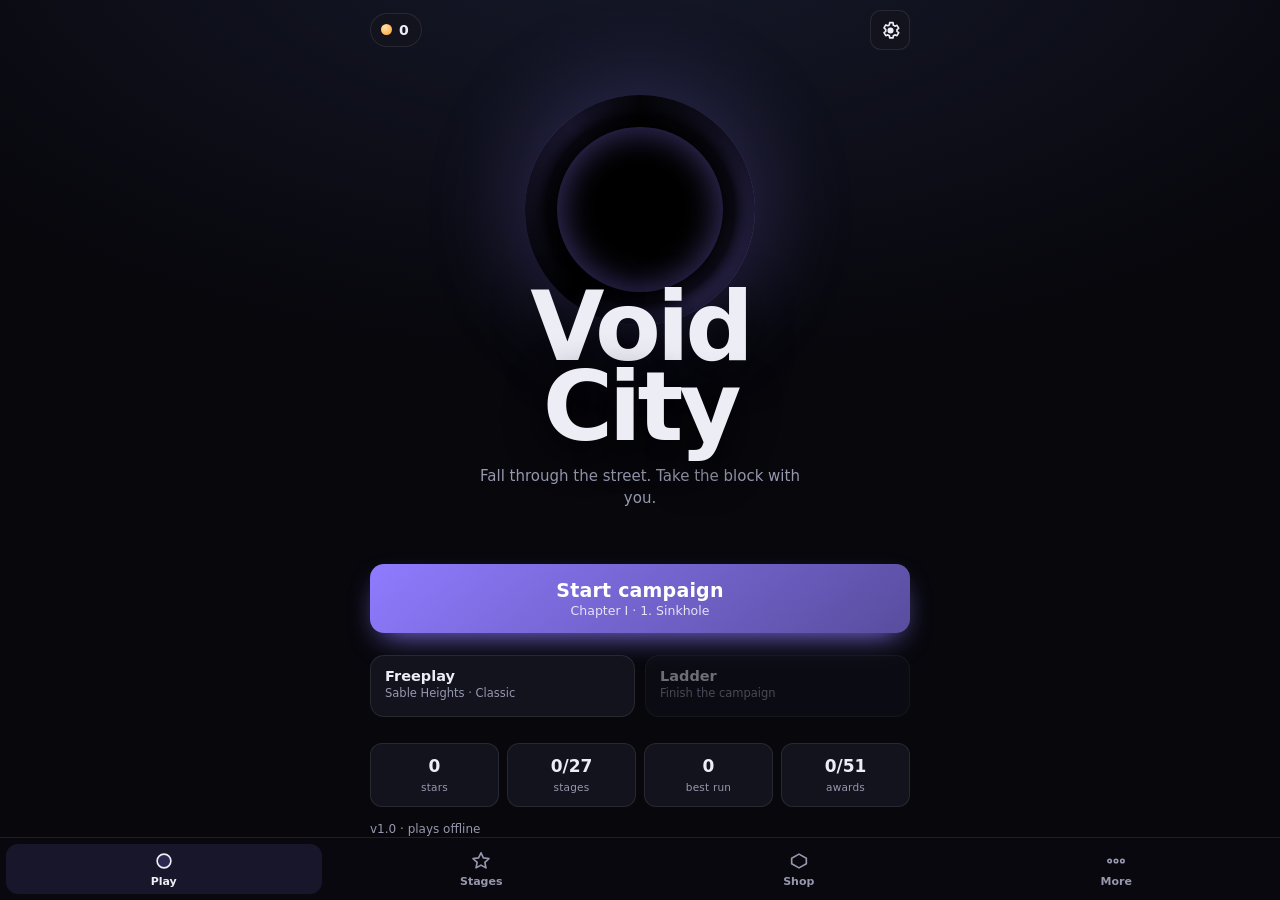
<file: index.html>
<!DOCTYPE html>
<html lang="en">
<head>
<meta charset="utf-8">
<meta name="viewport" content="width=device-width, initial-scale=1, viewport-fit=cover, user-scalable=no, maximum-scale=1">
<title>Void City</title>
<meta name="description" content="A hole eats a city. Offline arcade game, installs to your home screen.">

<!-- PWA -->
<link rel="manifest" href="manifest.json">
<meta name="theme-color" content="#07070c">
<meta name="mobile-web-app-capable" content="yes">
<meta name="apple-mobile-web-app-capable" content="yes">
<meta name="apple-mobile-web-app-status-bar-style" content="black-translucent">
<meta name="apple-mobile-web-app-title" content="Void City">
<link rel="icon" href="assets/icons/favicon.png" sizes="any">
<link rel="apple-touch-icon" href="assets/icons/icon-180.png">
<!-- iOS launch image (splash). Safari falls back to the background colour. -->
<link rel="apple-touch-startup-image" href="assets/icons/splash-1290x2796.png">

<link rel="stylesheet" href="style.css">
</head>
<body>

<!-- ==================================================================== -->
<!-- MAIN MENU                                                            -->
<!-- ==================================================================== -->
<section class="screen is-active" id="screen-menu">
  <header class="menu-head">
    <div class="coins" id="menu-coins" title="Coins">0</div>
    <button class="icon-btn" data-goto="settings" aria-label="Settings">
      <svg viewBox="0 0 24 24" aria-hidden="true"><path d="M12 15.5a3.5 3.5 0 1 0 0-7 3.5 3.5 0 0 0 0 7Z"/><path d="M19.4 13a7.6 7.6 0 0 0 0-2l2-1.5-2-3.4-2.4 1a7.7 7.7 0 0 0-1.7-1L14.9 3h-3.8l-.4 2.6c-.6.2-1.2.6-1.7 1l-2.4-1-2 3.4L6.6 11a7.6 7.6 0 0 0 0 2l-2 1.5 2 3.4 2.4-1c.5.4 1.1.8 1.7 1l.4 2.6h3.8l.4-2.6c.6-.2 1.2-.6 1.7-1l2.4 1 2-3.4-2-1.5Z"/></svg>
    </button>
  </header>

  <div class="hero">
    <div class="hero-hole" aria-hidden="true"><span></span></div>
    <h1 class="wordmark">Void<br>City</h1>
    <p class="tagline">Fall through the street. Take the block with you.</p>
  </div>

  <nav class="menu-actions">
    <button class="play-btn" id="btn-campaign">
      <span class="play-label" id="campaign-label">Campaign</span>
      <span class="play-meta" id="campaign-meta">Chapter I · Sinkhole</span>
    </button>

    <div class="quick-row">
      <button class="quick-btn" id="btn-play">
        <span class="quick-title">Freeplay</span>
        <span class="quick-sub" id="play-meta">Sable Heights · Classic</span>
      </button>
      <button class="quick-btn" id="btn-ladder">
        <span class="quick-title">Ladder</span>
        <span class="quick-sub" id="ladder-meta">Finish the campaign</span>
      </button>
    </div>

    <div class="stat-strip">
      <div><b id="strip-stars">0</b><span>stars</span></div>
      <div><b id="strip-cleared">0</b><span>stages</span></div>
      <div><b id="strip-best">0</b><span>best run</span></div>
      <div><b id="strip-ach">0</b><span>awards</span></div>
    </div>
  </nav>

  <footer class="menu-foot">
    <button class="link-btn" id="btn-install" hidden>Install Void City</button>
    <span class="version">v1.0 · plays offline</span>
  </footer>
</section>

<!-- ==================================================================== -->
<!-- MAPS / MODE / SEED                                                   -->
<!-- ==================================================================== -->
<section class="screen" id="screen-maps">
  <header class="bar">
    <button class="icon-btn" data-back aria-label="Back">
      <svg viewBox="0 0 24 24" aria-hidden="true"><path d="M15 5 8 12l7 7"/></svg>
    </button>
    <h2>Choose a city</h2>
  </header>

  <div class="scroll">
    <div class="map-list" id="map-list"><!-- built by ui.js --></div>

    <h3 class="section-title">Mode</h3>
    <div class="chip-row" id="mode-row"><!-- built by ui.js --></div>
    <p class="hint" id="mode-blurb"></p>

    <h3 class="section-title">Seed</h3>
    <p class="hint">Same seed, same city — every time, on every device.</p>
    <div class="seed-row">
      <input id="seed-input" class="text-input" maxlength="24" placeholder="Leave empty for a fresh city" autocomplete="off" spellcheck="false">
      <button class="ghost-btn" id="btn-seed-random" title="Random seed">Shuffle</button>
    </div>
    <div class="btn-row">
      <button class="ghost-btn" id="btn-seed-copy">Copy</button>
      <button class="ghost-btn" id="btn-seed-save">Save</button>
      <button class="ghost-btn" id="btn-seed-share">Share</button>
    </div>
    <div class="saved-seeds" id="saved-seeds"></div>

    <h3 class="section-title">Custom maps</h3>
    <p class="hint">Load a city from a JSON file, or export the one you last played.</p>
    <div class="btn-row">
      <button class="ghost-btn" id="btn-map-import">Import JSON</button>
      <button class="ghost-btn" id="btn-map-sample">Sample map</button>
      <button class="ghost-btn" id="btn-map-export">Export last city</button>
    </div>
    <input type="file" id="map-file" accept="application/json,.json" hidden>
    <div class="notice" id="map-notice" hidden></div>
  </div>

  <div class="screen-foot">
    <button class="play-btn" id="btn-play-2"><span class="play-label">Play</span><span class="play-meta" id="play-meta-2"></span></button>
  </div>
</section>

<!-- ==================================================================== -->
<!-- CHALLENGES                                                           -->
<!-- ==================================================================== -->
<section class="screen" id="screen-more">
  <header class="screen-head">
    <h2>More</h2>
    <span class="coins" id="more-coins">0</span>
  </header>
  <div class="scroll">
    <button class="row-btn" data-goto="maps">
      <span class="row-title">Freeplay cities</span>
      <span class="row-sub" id="row-maps-sub">Pick a map, mode and seed</span>
    </button>
    <button class="row-btn" data-goto="challenges">
      <span class="row-title">Challenges<i class="badge" id="challenge-badge-2" hidden>0</i></span>
      <span class="row-sub" id="row-challenge-sub">Daily and weekly goals</span>
    </button>
    <button class="row-btn" data-goto="stats">
      <span class="row-title">Records</span>
      <span class="row-sub" id="row-stats-sub">Stats, high scores, achievements</span>
    </button>
    <button class="row-btn" data-goto="settings">
      <span class="row-title">Settings</span>
      <span class="row-sub">Audio, difficulty, controls, data</span>
    </button>
    <p class="hint" id="more-version">Void City · plays offline</p>
  </div>
</section>

<section class="screen" id="screen-campaign">
  <header class="screen-head">
    <h2>Stages</h2>
    <span class="star-count" id="campaign-stars">0 ★</span>
  </header>
  <div class="chapter-strip" id="chapter-tabs"></div>
  <div class="scroll map-scroll" id="map-scroll">
    <p class="chapter-note" id="chapter-note"></p>
    <div class="level-map" id="stage-list"></div>
    <button class="ghost-btn wide" id="btn-ladder-more" hidden>Load more rungs</button>
  </div>
</section>

<section class="screen" id="screen-challenges">
  <header class="bar">
    <button class="icon-btn" data-back aria-label="Back"><svg viewBox="0 0 24 24" aria-hidden="true"><path d="M15 5 8 12l7 7"/></svg></button>
    <h2>Challenges</h2>
    <div class="coins" id="challenge-coins">0</div>
  </header>
  <div class="scroll">
    <h3 class="section-title">Today <span class="timer-note" id="daily-reset"></span></h3>
    <div id="daily-list" class="challenge-list"></div>
    <h3 class="section-title">This week</h3>
    <div id="weekly-list" class="challenge-list"></div>
  </div>
</section>

<!-- ==================================================================== -->
<!-- COSMETICS                                                            -->
<!-- ==================================================================== -->
<section class="screen" id="screen-cosmetics">
  <header class="bar">
    <button class="icon-btn" data-back aria-label="Back"><svg viewBox="0 0 24 24" aria-hidden="true"><path d="M15 5 8 12l7 7"/></svg></button>
    <h2>Void shop</h2>
    <div class="coins" id="shop-coins">0</div>
  </header>
  <div class="chip-row" id="shop-tabs">
    <button class="chip is-on" data-kind="skin">Skins</button>
    <button class="chip" data-kind="trail">Trails</button>
    <button class="chip" data-kind="theme">Themes</button>
  </div>
  <div class="scroll">
    <div class="shop-grid" id="shop-grid"></div>
  </div>
</section>

<!-- ==================================================================== -->
<!-- STATS + ACHIEVEMENTS                                                 -->
<!-- ==================================================================== -->
<section class="screen" id="screen-stats">
  <header class="bar">
    <button class="icon-btn" data-back aria-label="Back"><svg viewBox="0 0 24 24" aria-hidden="true"><path d="M15 5 8 12l7 7"/></svg></button>
    <h2>Records</h2>
  </header>
  <div class="scroll">
    <div class="stat-grid" id="stat-grid"></div>
    <h3 class="section-title">High scores</h3>
    <div class="chip-row" id="score-tabs"></div>
    <table class="score-table"><tbody id="score-body"></tbody></table>
    <h3 class="section-title">Achievements <span class="timer-note" id="ach-progress"></span></h3>
    <div id="achievement-list" class="achievement-list"></div>
  </div>
</section>

<!-- ==================================================================== -->
<!-- SETTINGS                                                             -->
<!-- ==================================================================== -->
<section class="screen" id="screen-settings">
  <header class="bar">
    <button class="icon-btn" data-back aria-label="Back"><svg viewBox="0 0 24 24" aria-hidden="true"><path d="M15 5 8 12l7 7"/></svg></button>
    <h2>Settings</h2>
  </header>
  <div class="scroll">
    <div class="setting">
      <label for="set-difficulty">Rival difficulty</label>
      <select id="set-difficulty" class="text-input">
        <option value="relaxed">Relaxed</option>
        <option value="normal">Normal</option>
        <option value="hard">Hard</option>
        <option value="brutal">Brutal</option>
      </select>
    </div>
    <p class="hint">Rivals play the same game you do — difficulty changes how fast they grow and move, not how smart they are. Campaign stages set their own.</p>
    <div class="setting">
      <label for="set-sfx">Sound effects</label>
      <input type="range" id="set-sfx" min="0" max="1" step="0.05">
    </div>
    <div class="setting">
      <label for="set-music">City ambience</label>
      <input type="range" id="set-music" min="0" max="1" step="0.05">
    </div>
    <div class="setting"><label for="set-mute">Mute everything</label><input type="checkbox" id="set-mute" class="switch"></div>
    <div class="setting"><label for="set-shake">Screen shake</label><input type="checkbox" id="set-shake" class="switch"></div>
    <div class="setting">
      <label for="set-particles">Particles</label>
      <select id="set-particles" class="text-input">
        <option value="high">High</option>
        <option value="low">Low</option>
        <option value="off">Off</option>
      </select>
    </div>
    <div class="setting"><label for="set-fps">Show frame rate</label><input type="checkbox" id="set-fps" class="switch"></div>

    <h3 class="section-title">Controls</h3>
    <p class="hint">Desktop: <b>WASD</b> or the arrow keys; hold the mouse button to steer toward the cursor. <b>Esc</b> pauses.<br>
       Mobile: touch anywhere on the city and drag — the joystick appears under your thumb.</p>

    <h3 class="section-title">Data</h3>
    <p class="hint">Everything is stored on this device only. There is no account and nothing is uploaded.</p>
    <div class="btn-row">
      <button class="ghost-btn" id="btn-export-save">Export save</button>
      <button class="ghost-btn danger" id="btn-reset">Erase everything</button>
    </div>
  </div>
</section>

<!-- ==================================================================== -->
<!-- GAME                                                                 -->
<!-- ==================================================================== -->
<section class="screen screen-game" id="screen-game">
  <canvas id="game-canvas"></canvas>

  <div class="hud" id="hud">
    <!-- Top row: score on the left, clock in the middle, pause on the right.
         Everything is sized for a thumb and reads at arm's length. -->
    <div class="hud-top">
      <div class="hud-left">
        <div class="score" id="hud-score">0</div>
        <div class="level-row">
          <span class="level-tag" id="hud-level">Lv 1</span>
          <span class="combo" id="hud-combo" hidden>x1.0</span>
        </div>
      </div>

      <div class="hud-mid">
        <div class="timer" id="hud-timer">2:00</div>
        <div class="destruction" id="hud-destruction">0%</div>
      </div>

      <button class="hud-btn no-joystick" id="btn-pause" aria-label="Pause">
        <svg viewBox="0 0 24 24" aria-hidden="true"><rect x="7" y="5" width="3.5" height="14" rx="1"/><rect x="13.5" y="5" width="3.5" height="14" rx="1"/></svg>
      </button>
    </div>

    <!-- Size bar: the hole.io read at a glance — how big you are, what level,
         and how close the next one is. -->
    <div class="size-bar">
      <span class="size-value" id="hud-size">20</span>
      <span class="size-track"><i id="hud-level-fill"></i></span>
      <span class="size-next" id="hud-next">Lv 2</span>
    </div>

    <div class="board" id="hud-board" hidden></div>
    <div class="objective" id="hud-objective" hidden>
      <span class="objective-label" id="objective-label"></span>
      <span class="objective-value" id="objective-value"></span>
      <span class="objective-bar"><i id="objective-fill"></i></span>
    </div>
    <div class="fps" id="hud-fps" hidden></div>
    <div class="toasts" id="toasts"></div>

    <!-- Big centred callouts for level ups and milestones. -->
    <div class="popup" id="hud-popup" hidden><span id="popup-text"></span></div>
  </div>

  <div class="joystick" id="joystick"><div class="stick-base"></div><div class="stick-knob"></div></div>

  <!-- Godzilla mode cinematic -->
  <div class="godzilla" id="godzilla-banner" hidden>
    <div class="godzilla-inner">
      <span class="godzilla-sub">80% of the city is gone</span>
      <span class="godzilla-title">Godzilla mode</span>
      <span class="godzilla-note">Double score · wider pull · nothing survives</span>
    </div>
  </div>

  <!-- Pause -->
  <div class="overlay" id="pause-overlay" hidden>
    <div class="panel">
      <h2>Paused</h2>
      <p class="hint" id="pause-meta"></p>
      <button class="play-btn" id="btn-resume"><span class="play-label">Resume</span></button>
      <div class="btn-row">
        <button class="ghost-btn" id="btn-restart">Restart</button>
        <button class="ghost-btn" id="btn-quit">Quit to menu</button>
      </div>
    </div>
  </div>

  <!-- Results -->
  <div class="overlay" id="result-overlay" hidden>
    <div class="panel result-panel">
      <div class="result-stars" id="result-stars" hidden><i></i><i></i><i></i></div>
      <span class="result-kicker" id="result-kicker">City consumed</span>
      <div class="result-score" id="result-score">0</div>
      <div class="result-grid" id="result-grid"></div>
      <div id="result-board" class="result-board"></div>
      <div id="result-unlocks" class="result-unlocks"></div>
      <button class="play-btn" id="btn-again"><span class="play-label">Play again</span><span class="play-meta" id="again-meta"></span></button>
      <div class="btn-row">
        <button class="ghost-btn" id="btn-result-seed">Copy seed</button>
        <button class="ghost-btn" id="btn-result-menu">Menu</button>
      </div>
    </div>
  </div>
</section>

<nav class="tabbar" id="tabbar">
  <button class="tab is-on" data-tab="menu">
    <svg viewBox="0 0 24 24" aria-hidden="true"><circle cx="12" cy="12" r="7.5"/></svg>
    <span>Play</span>
  </button>
  <button class="tab" data-tab="campaign">
    <svg viewBox="0 0 24 24" aria-hidden="true"><path d="M12 3l2.6 5.6 6.1.7-4.5 4.2 1.2 6-5.4-3-5.4 3 1.2-6L3.3 9.3l6.1-.7L12 3z"/></svg>
    <span>Stages</span><i class="tab-badge" id="tab-star-badge" hidden>0</i>
  </button>
  <button class="tab" data-tab="cosmetics">
    <svg viewBox="0 0 24 24" aria-hidden="true"><path d="M4 9l8-4.5L20 9v6l-8 4.5L4 15V9z"/></svg>
    <span>Shop</span>
  </button>
  <button class="tab" data-tab="more">
    <svg viewBox="0 0 24 24" aria-hidden="true"><circle cx="5" cy="12" r="1.9"/><circle cx="12" cy="12" r="1.9"/><circle cx="19" cy="12" r="1.9"/></svg>
    <span>More</span><i class="tab-badge" id="tab-more-badge" hidden>0</i>
  </button>
</nav>

<div class="global-toast" id="global-toast" hidden></div>

<script type="module" src="game.js"></script>
</body>
</html>
</file>
<file: style.css>
/* =====================================================================
   Void City — styles
   Palette: sodium-lamp amber and void violet over deep indigo black.
   The two accents are the game's two forces: the city's lights, and the
   thing eating them. Nothing else gets a colour.
   ===================================================================== */

:root {
  --ink: #07070c;
  --surface: #12131d;
  --surface-2: #191b28;
  --line: rgba(255, 255, 255, 0.09);
  --text: #ecedf5;
  --muted: #9698ae;
  --void: #8f7bff;          /* overridden by the theme cosmetic */
  --void-dim: #5b4bb0;
  --lamp: #ffb454;
  --danger: #ff5a3c;
  --good: #5fd6a4;
  --radius: 14px;
  --pad: 18px;
  --safe-top: env(safe-area-inset-top, 0px);
  --safe-bottom: env(safe-area-inset-bottom, 0px);
  --font: system-ui, -apple-system, "Segoe UI", Roboto, "Helvetica Neue", Arial, sans-serif;
}

* { box-sizing: border-box; -webkit-tap-highlight-color: transparent; }

/* The hidden attribute is how every overlay, banner and HUD panel is toggled.
   The browser's own [hidden] { display: none } rule loses to any author rule
   that sets display — .overlay and .godzilla both do — so state it here, with
   !important, and it holds no matter what a component's own rules say. */
[hidden] { display: none !important; }

html, body {
  margin: 0;
  height: 100%;
  overflow: hidden;
  background: var(--ink);
  color: var(--text);
  font-family: var(--font);
  font-size: 16px;
  line-height: 1.45;
  overscroll-behavior: none;
  touch-action: manipulation;
}

body { user-select: none; -webkit-user-select: none; }

h1, h2, h3 { margin: 0; font-weight: 650; letter-spacing: -0.015em; }
p { margin: 0 0 10px; }
b { font-weight: 650; }

:focus-visible {
  outline: 2px solid var(--lamp);
  outline-offset: 3px;
  border-radius: 6px;
}

/* ---- screens -------------------------------------------------------- */

.screen {
  position: fixed;
  inset: 0;
  display: none;
  flex-direction: column;
  padding: calc(var(--safe-top) + 10px) var(--pad) calc(var(--safe-bottom) + 10px);
  background: radial-gradient(110% 80% at 50% -10%, #171a2c 0%, var(--ink) 62%);
}
.screen.is-active { display: flex; }
.screen > * { width: 100%; max-width: 540px; margin-inline: auto; }
.screen-game { padding: 0; background: var(--ink); }
.screen-game > * { max-width: none; }

.scroll {
  flex: 1;
  overflow-y: auto;
  -webkit-overflow-scrolling: touch;
  padding-bottom: 24px;
  scrollbar-width: thin;
}

.bar {
  display: flex;
  align-items: center;
  gap: 12px;
  padding-bottom: 14px;
}
.bar h2 { font-size: 20px; flex: 1; }

.section-title {
  font-size: 13px;
  font-weight: 650;
  color: var(--muted);
  margin: 26px 0 10px;
  display: flex;
  align-items: baseline;
  gap: 8px;
}
.timer-note { font-weight: 450; color: var(--muted); opacity: 0.75; font-size: 12px; }
.hint { color: var(--muted); font-size: 13.5px; line-height: 1.55; }

/* ---- menu ----------------------------------------------------------- */

.menu-head { display: flex; align-items: center; justify-content: space-between; }

.coins {
  font-variant-numeric: tabular-nums;
  font-weight: 650;
  padding: 6px 12px 6px 28px;
  border-radius: 999px;
  background: var(--surface);
  border: 1px solid var(--line);
  position: relative;
  font-size: 14px;
}
.coins::before {
  content: "";
  position: absolute;
  left: 10px; top: 50%;
  width: 11px; height: 11px;
  margin-top: -5.5px;
  border-radius: 50%;
  background: radial-gradient(circle at 35% 30%, #ffe1a8, var(--lamp) 70%);
}

.hero {
  flex: 1;
  display: flex;
  flex-direction: column;
  justify-content: center;
  align-items: center;
  text-align: center;
  position: relative;
  min-height: 220px;
}

/* The hero is the void itself: a hole that never stops turning. */
.hero-hole {
  width: min(58vw, 230px);
  aspect-ratio: 1;
  border-radius: 50%;
  position: relative;
  background:
    radial-gradient(circle at 50% 50%, #000 0 46%, rgba(0,0,0,0.85) 58%, transparent 72%),
    conic-gradient(from 0deg, transparent 0deg, var(--void-dim) 70deg, var(--void) 150deg, transparent 220deg, var(--void-dim) 320deg, transparent 360deg);
  box-shadow: 0 0 90px 12px rgba(143, 123, 255, 0.22), inset 0 0 40px 10px #000;
  animation: spin 22s linear infinite;
  margin-bottom: -42px;
}
.hero-hole span {
  position: absolute;
  inset: 14%;
  border-radius: 50%;
  background: #000;
  box-shadow: inset 0 0 30px 6px rgba(143,123,255,0.35);
}
@keyframes spin { to { transform: rotate(360deg); } }

.wordmark {
  font-size: clamp(54px, 17vw, 96px);
  line-height: 0.84;
  letter-spacing: -0.045em;
  font-weight: 800;
  position: relative;
  text-shadow: 0 10px 40px rgba(0,0,0,0.75);
}
.tagline { color: var(--muted); font-size: 14px; margin-top: 14px; max-width: 22em; }

.menu-actions { display: flex; flex-direction: column; gap: 12px; }

.play-btn {
  width: 100%;
  border: 0;
  border-radius: var(--radius);
  padding: 15px 18px;
  background: linear-gradient(140deg, var(--void), var(--void-dim));
  color: #fff;
  font-family: inherit;
  display: flex;
  flex-direction: column;
  align-items: center;
  gap: 2px;
  cursor: pointer;
  box-shadow: 0 12px 30px -12px var(--void);
  transition: transform 0.12s ease;
}
.play-btn:active { transform: scale(0.985); }
.play-label { font-size: 19px; font-weight: 700; letter-spacing: 0.01em; }
.play-meta { font-size: 12.5px; opacity: 0.82; }

.menu-grid { display: grid; grid-template-columns: 1fr 1fr; gap: 10px; }

.tile {
  text-align: left;
  border: 1px solid var(--line);
  background: var(--surface);
  color: var(--text);
  border-radius: var(--radius);
  padding: 13px 14px;
  font-family: inherit;
  cursor: pointer;
  display: flex;
  flex-direction: column;
  gap: 3px;
  transition: border-color 0.15s ease;
}
.tile:active { border-color: var(--void); }
.tile-title { font-weight: 650; font-size: 15px; display: flex; align-items: center; gap: 7px; }
.tile-sub { color: var(--muted); font-size: 12px; line-height: 1.35; }

.badge {
  font-style: normal;
  font-size: 11px;
  font-weight: 700;
  min-width: 18px;
  height: 18px;
  padding: 0 5px;
  border-radius: 9px;
  background: var(--lamp);
  color: #201400;
  display: inline-flex;
  align-items: center;
  justify-content: center;
}

.menu-foot {
  display: flex;
  align-items: center;
  justify-content: space-between;
  padding-top: 14px;
  font-size: 12px;
  color: var(--muted);
}

/* ---- buttons -------------------------------------------------------- */

.icon-btn {
  width: 40px; height: 40px;
  display: grid; place-items: center;
  border-radius: 11px;
  border: 1px solid var(--line);
  background: var(--surface);
  color: var(--text);
  cursor: pointer;
  flex: none;
}
.icon-btn svg { width: 21px; height: 21px; fill: none; stroke: currentColor; stroke-width: 1.9; stroke-linecap: round; stroke-linejoin: round; }
.icon-btn svg path[d^="M12 15.5"], .icon-btn svg rect { fill: currentColor; stroke: none; }

.ghost-btn {
  border: 1px solid var(--line);
  background: var(--surface);
  color: var(--text);
  font-family: inherit;
  font-size: 14px;
  padding: 11px 14px;
  border-radius: 11px;
  cursor: pointer;
  flex: 1;
  transition: border-color 0.15s ease, background 0.15s ease;
}
.ghost-btn:active { background: var(--surface-2); border-color: var(--void); }
.ghost-btn.danger { color: var(--danger); }
.ghost-btn[disabled] { opacity: 0.45; cursor: not-allowed; }

.link-btn {
  background: none; border: 0; color: var(--lamp);
  font-family: inherit; font-size: 13px; cursor: pointer; padding: 0;
  text-decoration: underline; text-underline-offset: 3px;
}

.btn-row { display: flex; gap: 8px; margin-top: 10px; }

.chip-row { display: flex; gap: 8px; flex-wrap: wrap; margin-bottom: 8px; }
.chip {
  border: 1px solid var(--line);
  background: var(--surface);
  color: var(--muted);
  font-family: inherit;
  font-size: 13.5px;
  padding: 8px 14px;
  border-radius: 999px;
  cursor: pointer;
}
.chip.is-on { background: var(--void); border-color: var(--void); color: #fff; font-weight: 600; }

.text-input {
  flex: 1;
  min-width: 0;
  background: var(--surface);
  border: 1px solid var(--line);
  border-radius: 11px;
  padding: 11px 13px;
  color: var(--text);
  font-family: inherit;
  font-size: 15px;
}
.text-input::placeholder { color: #61637a; }

/* ---- maps ----------------------------------------------------------- */

.map-list { display: flex; flex-direction: column; gap: 10px; }

.map-card {
  border: 1px solid var(--line);
  background: var(--surface);
  border-radius: var(--radius);
  padding: 14px;
  text-align: left;
  color: var(--text);
  font-family: inherit;
  cursor: pointer;
  display: grid;
  grid-template-columns: 54px 1fr;
  gap: 14px;
  align-items: center;
}
.map-card.is-on { border-color: var(--void); background: linear-gradient(180deg, rgba(143,123,255,0.12), transparent); }
.map-swatch { width: 54px; height: 54px; border-radius: 10px; border: 1px solid var(--line); }
.map-name { font-weight: 650; font-size: 15.5px; }
.map-blurb { color: var(--muted); font-size: 12.5px; line-height: 1.4; }
.map-stat { color: var(--lamp); font-size: 12px; font-variant-numeric: tabular-nums; margin-top: 3px; }

.seed-row { display: flex; gap: 8px; }

.saved-seeds { display: flex; flex-direction: column; gap: 6px; margin-top: 10px; }
.seed-item {
  display: flex; align-items: center; gap: 10px;
  border: 1px solid var(--line);
  border-radius: 10px;
  padding: 9px 12px;
  background: var(--surface);
  font-size: 13.5px;
}
.seed-item b { font-variant-numeric: tabular-nums; letter-spacing: 0.02em; }
.seed-item span { color: var(--muted); font-size: 12px; flex: 1; }
.seed-item button { background: none; border: 0; color: var(--void); font-family: inherit; font-size: 13px; cursor: pointer; padding: 2px 4px; }
.seed-item button.remove { color: var(--muted); }

.notice {
  margin-top: 12px;
  border-radius: 11px;
  border: 1px solid var(--line);
  padding: 12px 13px;
  font-size: 13px;
  background: var(--surface);
  color: var(--muted);
}
.notice.bad { border-color: rgba(255,90,60,0.5); color: #ffb5a4; }
.notice.good { border-color: rgba(95,214,164,0.45); color: #a8e9cd; }
.notice ul { margin: 6px 0 0; padding-left: 18px; }

.screen-foot { padding-top: 12px; }

/* ---- challenges ----------------------------------------------------- */

.challenge-list { display: flex; flex-direction: column; gap: 10px; }
.challenge {
  border: 1px solid var(--line);
  background: var(--surface);
  border-radius: var(--radius);
  padding: 13px 14px;
}
.challenge.is-done { border-color: rgba(95,214,164,0.45); }
.challenge-top { display: flex; justify-content: space-between; gap: 12px; align-items: baseline; }
.challenge-text { font-size: 14.5px; font-weight: 550; }
.challenge-reward { color: var(--lamp); font-size: 13px; font-variant-numeric: tabular-nums; white-space: nowrap; }
.progress { height: 7px; border-radius: 4px; background: var(--surface-2); margin: 10px 0 6px; overflow: hidden; }
.progress i { display: block; height: 100%; background: var(--void); border-radius: 4px; transition: width 0.3s ease; }
.challenge-foot { display: flex; justify-content: space-between; align-items: center; font-size: 12px; color: var(--muted); }
.claim-btn {
  border: 0; border-radius: 9px; padding: 7px 14px;
  background: var(--good); color: #04241a; font-family: inherit; font-weight: 650; font-size: 13px; cursor: pointer;
}
.claim-btn[disabled] { background: var(--surface-2); color: var(--muted); }

/* ---- shop ----------------------------------------------------------- */

.shop-grid { display: grid; grid-template-columns: repeat(auto-fill, minmax(140px, 1fr)); gap: 10px; }
.shop-item {
  border: 1px solid var(--line);
  background: var(--surface);
  border-radius: var(--radius);
  padding: 13px;
  text-align: center;
  font-family: inherit;
  color: var(--text);
  cursor: pointer;
  display: flex; flex-direction: column; align-items: center; gap: 8px;
}
.shop-item.is-on { border-color: var(--void); }
.shop-item.is-locked { opacity: 0.72; }
.shop-preview {
  width: 60px; height: 60px; border-radius: 50%;
  background: radial-gradient(circle at 50% 50%, #000 0 52%, var(--p-color) 78%, var(--p-rim) 100%);
  box-shadow: inset 0 0 18px 4px #000;
}
.shop-name { font-weight: 600; font-size: 14px; }
.shop-note { color: var(--muted); font-size: 11.5px; line-height: 1.35; }
.shop-price { font-size: 12.5px; color: var(--lamp); font-variant-numeric: tabular-nums; }
.shop-price.owned { color: var(--good); }

/* ---- stats ---------------------------------------------------------- */

.stat-grid { display: grid; grid-template-columns: 1fr 1fr; gap: 8px; }
.stat {
  border: 1px solid var(--line);
  background: var(--surface);
  border-radius: 12px;
  padding: 11px 13px;
}
.stat-value { font-size: 19px; font-weight: 700; font-variant-numeric: tabular-nums; }
.stat-label { color: var(--muted); font-size: 11.5px; }

.score-table { width: 100%; border-collapse: collapse; font-size: 13.5px; }
.score-table td { padding: 9px 4px; border-bottom: 1px solid var(--line); font-variant-numeric: tabular-nums; }
.score-table td:first-child { color: var(--muted); width: 26px; }
.score-table td:last-child { text-align: right; font-weight: 650; }
.score-table .meta { color: var(--muted); font-size: 12px; }

.achievement-list { display: flex; flex-direction: column; gap: 8px; }
.achievement {
  display: flex; gap: 12px; align-items: center;
  border: 1px solid var(--line);
  background: var(--surface);
  border-radius: 12px;
  padding: 11px 13px;
}
.achievement.is-locked { opacity: 0.55; }
.ach-dot { width: 10px; height: 10px; border-radius: 50%; background: var(--surface-2); flex: none; }
.achievement:not(.is-locked) .ach-dot { background: var(--good); box-shadow: 0 0 10px var(--good); }
.ach-name { font-weight: 600; font-size: 14px; }
.ach-desc { color: var(--muted); font-size: 12px; }
.ach-reward { margin-left: auto; color: var(--lamp); font-size: 12.5px; font-variant-numeric: tabular-nums; }

/* ---- settings ------------------------------------------------------- */

.setting {
  display: flex; align-items: center; justify-content: space-between; gap: 16px;
  padding: 13px 0;
  border-bottom: 1px solid var(--line);
  font-size: 15px;
}
.setting .text-input { flex: 0 0 130px; }
input[type="range"] { flex: 0 0 150px; accent-color: var(--void); }
.switch { width: 46px; height: 26px; appearance: none; background: var(--surface-2); border-radius: 999px; position: relative; cursor: pointer; border: 1px solid var(--line); flex: none; }
.switch::after { content: ""; position: absolute; top: 2px; left: 2px; width: 20px; height: 20px; border-radius: 50%; background: var(--muted); transition: transform 0.15s ease, background 0.15s ease; }
.switch:checked { background: var(--void-dim); border-color: var(--void); }
.switch:checked::after { transform: translateX(20px); background: #fff; }

/* ---- game ----------------------------------------------------------- */

#game-canvas { position: absolute; inset: 0; width: 100%; height: 100%; display: block; touch-action: none; }

.hud { position: absolute; inset: 0; pointer-events: none; padding: calc(var(--safe-top) + 10px) 12px calc(var(--safe-bottom) + 10px); }
.hud-top { display: flex; align-items: flex-start; gap: 12px; }
.hud-left { min-width: 120px; }

.score { font-size: 30px; font-weight: 800; font-variant-numeric: tabular-nums; letter-spacing: -0.02em; text-shadow: 0 2px 14px rgba(0,0,0,0.85); line-height: 1; }
.level-row { display: flex; align-items: center; gap: 8px; margin-top: 5px; }
.level-tag { font-size: 12.5px; font-weight: 600; color: var(--muted); }
.combo { font-size: 12.5px; font-weight: 700; color: var(--lamp); font-variant-numeric: tabular-nums; }
.level-bar { width: 118px; height: 5px; border-radius: 3px; background: rgba(255,255,255,0.14); margin-top: 6px; overflow: hidden; }
.level-bar i { display: block; height: 100%; width: 0; background: var(--void); border-radius: 3px; }

.hud-mid { flex: 1; text-align: center; }
.timer { font-size: 24px; font-weight: 700; font-variant-numeric: tabular-nums; text-shadow: 0 2px 14px rgba(0,0,0,0.85); }
.timer.is-low { color: var(--danger); }
.destruction { font-size: 11.5px; color: var(--muted); margin-top: 2px; }

.hud-btn {
  pointer-events: auto;
  width: 42px; height: 42px;
  border-radius: 12px;
  border: 1px solid var(--line);
  background: rgba(10, 11, 18, 0.66);
  color: var(--text);
  display: grid; place-items: center;
  cursor: pointer;
  backdrop-filter: blur(6px);
}
.hud-btn svg { width: 18px; height: 18px; fill: currentColor; }

.board {
  position: absolute;
  left: 12px;
  top: 128px;
  font-size: 12px;
  background: rgba(10, 11, 18, 0.55);
  border-radius: 10px;
  padding: 8px 10px;
  min-width: 132px;
  backdrop-filter: blur(4px);
}
.board div { display: flex; justify-content: space-between; gap: 10px; padding: 2px 0; color: var(--muted); font-variant-numeric: tabular-nums; }
.board div.me { color: var(--text); font-weight: 650; }
.board div.out { opacity: 0.4; text-decoration: line-through; }

.fps { position: absolute; left: 12px; bottom: calc(var(--safe-bottom) + 10px); font-size: 11px; color: var(--muted); font-variant-numeric: tabular-nums; }

.toasts { position: absolute; left: 0; right: 0; bottom: calc(var(--safe-bottom) + 74px); display: flex; flex-direction: column; align-items: center; gap: 6px; }
.toast {
  background: rgba(10, 11, 18, 0.8);
  border: 1px solid var(--line);
  border-radius: 999px;
  padding: 7px 15px;
  font-size: 13px;
  font-weight: 600;
  animation: toast-in 0.25s ease;
}
.toast.landmark { border-color: var(--lamp); color: var(--lamp); }
.toast.level { border-color: var(--void); color: #cfc4ff; }
.toast.kill { border-color: var(--danger); color: #ffb7a8; }
@keyframes toast-in { from { opacity: 0; transform: translateY(8px); } }

/* Virtual joystick — positioned at the touch point by input.js */
.joystick { position: absolute; left: 0; top: 0; display: none; pointer-events: none; }
.stick-base {
  position: absolute; width: 128px; height: 128px; margin: -64px 0 0 -64px;
  border-radius: 50%; border: 2px solid rgba(255,255,255,0.16);
  background: rgba(255,255,255,0.05);
}
.stick-knob {
  position: absolute; width: 58px; height: 58px; margin: -29px 0 0 -29px;
  border-radius: 50%; background: rgba(143,123,255,0.55);
  border: 2px solid rgba(255,255,255,0.35);
}

/* ---- Godzilla mode -------------------------------------------------- */

.godzilla {
  position: absolute; inset: 0;
  display: grid; place-items: center;
  pointer-events: none;
  background: radial-gradient(circle at 50% 50%, rgba(255,60,30,0.18), transparent 60%);
  animation: godzilla-flash 2.6s ease forwards;
}
.godzilla-inner { text-align: center; }
.godzilla-sub { display: block; font-size: 13px; letter-spacing: 0.18em; color: var(--lamp); text-transform: uppercase; }
.godzilla-title {
  display: block;
  font-size: clamp(38px, 12vw, 78px);
  font-weight: 800;
  letter-spacing: -0.04em;
  color: #fff;
  text-shadow: 0 0 40px rgba(255, 80, 40, 0.9), 0 6px 30px rgba(0,0,0,0.8);
  animation: godzilla-pop 0.6s cubic-bezier(0.2, 1.4, 0.4, 1) both;
}
.godzilla-note { display: block; font-size: 13.5px; color: #ffd2c4; margin-top: 6px; }
@keyframes godzilla-pop { from { transform: scale(0.55); opacity: 0; } }
@keyframes godzilla-flash { 0% { opacity: 0; } 12% { opacity: 1; } 75% { opacity: 1; } 100% { opacity: 0; } }

/* ---- overlays ------------------------------------------------------- */

.overlay {
  position: absolute; inset: 0;
  display: grid; place-items: center;
  background: rgba(5, 5, 10, 0.82);
  backdrop-filter: blur(10px);
  padding: calc(var(--safe-top) + 16px) 16px calc(var(--safe-bottom) + 16px);
  z-index: 5;
  overflow-y: auto;
}
.panel {
  width: 100%; max-width: 420px;
  background: var(--surface);
  border: 1px solid var(--line);
  border-radius: 18px;
  padding: 22px;
  text-align: center;
}
.panel h2 { font-size: 22px; margin-bottom: 6px; }
.panel .play-btn { margin-top: 16px; }

.result-kicker { font-size: 12px; letter-spacing: 0.16em; text-transform: uppercase; color: var(--muted); }
.result-score { font-size: 52px; font-weight: 800; font-variant-numeric: tabular-nums; letter-spacing: -0.03em; line-height: 1.1; }
.result-grid { display: grid; grid-template-columns: 1fr 1fr; gap: 8px; margin: 14px 0 4px; text-align: left; }
.result-board { margin-top: 12px; font-size: 13px; }
.result-board div { display: flex; justify-content: space-between; padding: 4px 2px; border-bottom: 1px solid var(--line); font-variant-numeric: tabular-nums; color: var(--muted); }
.result-board div.me { color: var(--text); font-weight: 650; }
.result-unlocks { margin-top: 12px; display: flex; flex-direction: column; gap: 6px; }
.unlock-row { font-size: 13px; color: var(--good); border: 1px solid rgba(95,214,164,0.35); border-radius: 10px; padding: 8px 10px; }

.global-toast {
  position: fixed;
  left: 50%; bottom: calc(var(--safe-bottom) + 20px);
  transform: translateX(-50%);
  background: var(--surface-2);
  border: 1px solid var(--line);
  border-radius: 999px;
  padding: 10px 18px;
  font-size: 13.5px;
  z-index: 20;
  animation: toast-in 0.2s ease;
}

/* ---- responsive + accessibility ------------------------------------- */

@media (min-height: 760px) {
  .hero { gap: 4px; }
  .tagline { font-size: 15px; }
}

@media (max-height: 620px) {
  .hero-hole { width: 130px; margin-bottom: -24px; }
  .wordmark { font-size: 46px; }
  .tagline { display: none; }
}

@media (prefers-reduced-motion: reduce) {
  .hero-hole { animation: none; }
  .godzilla, .godzilla-title { animation-duration: 0.01ms; animation-iteration-count: 1; }
  * { transition-duration: 0.01ms !important; }
}

/* ---- campaign ---------------------------------------------------------- */
.ghost-btn.wide { width: 100%; margin-top: 10px; }
.star-count { font-size: 13px; color: var(--lamp); font-weight: 700; }
.chip-row { display: flex; gap: 8px; flex-wrap: wrap; margin-bottom: 10px; }
.stage-list { display: flex; flex-direction: column; gap: 10px; }

.stage-card {
  display: grid;
  grid-template-columns: 40px 1fr auto;
  align-items: center;
  gap: 12px;
  width: 100%;
  text-align: left;
  padding: 12px 14px;
  border-radius: var(--radius);
  border: 1px solid var(--line);
  background: var(--surface);
  color: var(--text);
  font-family: inherit;
  cursor: pointer;
  transition: border-color 0.15s ease, transform 0.1s ease;
}
.stage-card:active { transform: scale(0.99); }
.stage-card.is-locked { opacity: 0.5; cursor: default; }
.stage-card.is-done { border-color: rgba(143, 123, 255, 0.45); }
.stage-num {
  display: grid; place-items: center;
  width: 34px; height: 34px; border-radius: 10px;
  background: var(--surface-2); color: var(--muted);
  font-weight: 800; font-size: 14px; font-variant-numeric: tabular-nums;
}
.stage-card.is-done .stage-num { background: rgba(143,123,255,0.18); color: var(--accent); }
.stage-name { font-weight: 700; font-size: 15px; }
.stage-goal { font-size: 12.5px; color: var(--muted); margin-top: 2px; }
.stage-stars { display: flex; gap: 3px; font-size: 13px; color: #3a3c4d; }
.stage-stars .on { color: var(--lamp); }

/* ---- objective HUD ----------------------------------------------------- */
.objective {
  position: absolute;
  left: 50%; transform: translateX(-50%);
  top: calc(var(--safe-top) + 66px);
  display: grid;
  grid-template-columns: auto auto;
  gap: 2px 10px;
  padding: 7px 12px;
  border-radius: 12px;
  background: rgba(10, 10, 18, 0.66);
  border: 1px solid var(--line);
  font-size: 12.5px;
  max-width: min(90vw, 340px);
  pointer-events: none;
}
.objective-label { color: var(--muted); }
.objective-value { color: var(--text); font-weight: 700; font-variant-numeric: tabular-nums; text-align: right; }
.objective-bar { grid-column: 1 / -1; height: 4px; border-radius: 3px; background: rgba(255,255,255,0.13); overflow: hidden; margin-top: 3px; }
.objective-bar i { display: block; height: 100%; width: 0; background: var(--accent); border-radius: 3px; transition: width 0.25s ease; }

/* ---- result stars ------------------------------------------------------ */
.result-stars { display: flex; justify-content: center; gap: 10px; margin-bottom: 6px; }
.result-stars i {
  width: 26px; height: 26px;
  background: #33354a;
  clip-path: polygon(50% 0%, 61% 35%, 98% 35%, 68% 57%, 79% 91%, 50% 70%, 21% 91%, 32% 57%, 2% 35%, 39% 35%);
  transition: background 0.3s ease, transform 0.3s ease;
}
.result-stars i.on { background: var(--lamp); transform: scale(1.12); }

/* ======================================================================
   v1.2 — mobile-first navigation
   The game is played on a phone in one hand, so: a bottom tab bar within
   thumb reach, 44px minimum targets, a vertical level map you flick
   through, and a HUD that reads at arm's length.
   ====================================================================== */

:root { --tabbar-h: 62px; }

.tabbar {
  position: fixed;
  left: 0; right: 0; bottom: 0;
  z-index: 40;
  display: grid;
  grid-template-columns: repeat(4, 1fr);
  gap: 2px;
  padding: 6px 6px calc(var(--safe-bottom) + 6px);
  background: rgba(9, 9, 15, 0.94);
  border-top: 1px solid var(--line);
  backdrop-filter: blur(14px);
}
.tab {
  position: relative;
  display: flex; flex-direction: column; align-items: center; justify-content: center; gap: 3px;
  min-height: 50px;
  border: 0; border-radius: 12px;
  background: none;
  color: var(--muted);
  font-family: inherit; font-size: 11px; font-weight: 650;
  cursor: pointer;
  -webkit-tap-highlight-color: transparent;
  transition: color 0.15s ease, background 0.15s ease;
}
.tab svg { width: 22px; height: 22px; fill: none; stroke: currentColor; stroke-width: 1.8; stroke-linejoin: round; }
.tab.is-on { color: var(--accent); background: rgba(143, 123, 255, 0.12); }
.tab.is-on svg { fill: rgba(143, 123, 255, 0.18); }
.tab:active { transform: scale(0.96); }
.tab-badge {
  position: absolute; top: 4px; right: calc(50% - 22px);
  min-width: 16px; height: 16px; padding: 0 4px;
  border-radius: 9px; background: var(--lamp); color: #1a1205;
  font-size: 10px; font-style: normal; font-weight: 800; line-height: 16px; text-align: center;
}
/* Screens sit above the bar rather than under it. */
.screen:not(.screen-game) { padding-bottom: calc(var(--tabbar-h) + var(--safe-bottom)); }
body.in-game .tabbar { display: none; }

/* ---- rows on the More hub ---- */
.row-btn {
  display: flex; flex-direction: column; gap: 3px;
  width: 100%; text-align: left;
  min-height: 62px;
  padding: 13px 16px; margin-bottom: 10px;
  border: 1px solid var(--line); border-radius: var(--radius);
  background: var(--surface); color: var(--text);
  font-family: inherit; cursor: pointer;
}
.row-btn:active { transform: scale(0.995); }
.row-title { font-weight: 700; font-size: 15px; }
.row-sub { font-size: 12.5px; color: var(--muted); }

/* ---- level map ---- */
.chapter-strip {
  display: flex; gap: 8px;
  padding: 0 var(--pad) 10px;
  overflow-x: auto;
  scroll-snap-type: x mandatory;
  -webkit-overflow-scrolling: touch;
  scrollbar-width: none;
}
.chapter-strip::-webkit-scrollbar { display: none; }
.chapter-strip .chip { scroll-snap-align: start; white-space: nowrap; min-height: 40px; }
.chapter-note { font-size: 12.5px; color: var(--muted); margin: 0 0 14px; }
.map-scroll { padding-top: 4px; }

.level-map { position: relative; padding: 6px 0 20px; }
/* The path the nodes sit on. */
.level-map::before {
  content: '';
  position: absolute; top: 18px; bottom: 18px; left: 50%;
  width: 3px; margin-left: -1.5px; border-radius: 2px;
  background: linear-gradient(var(--surface-2), var(--line));
}
.map-node {
  position: relative;
  display: grid;
  grid-template-columns: 1fr auto 1fr;
  align-items: center;
  gap: 10px;
  width: 100%;
  padding: 0;
  margin-bottom: 12px;
  border: 0; background: none; color: var(--text);
  font-family: inherit; cursor: pointer;
  -webkit-tap-highlight-color: transparent;
}
.map-node:nth-child(even) { direction: rtl; }
.map-node:nth-child(even) .node-card { direction: ltr; }
.node-dot {
  grid-column: 2;
  display: grid; place-items: center;
  width: 52px; height: 52px;
  border-radius: 50%;
  background: var(--surface-2);
  border: 2px solid var(--line);
  font-weight: 800; font-size: 16px; font-variant-numeric: tabular-nums;
  color: var(--muted);
  transition: transform 0.12s ease, border-color 0.15s ease;
}
.map-node:active .node-dot { transform: scale(0.93); }
.map-node.is-done .node-dot { border-color: var(--accent); color: var(--text); background: rgba(143,123,255,0.16); }
.map-node.is-next .node-dot { border-color: var(--lamp); color: var(--lamp); box-shadow: 0 0 0 6px rgba(255,180,84,0.12); }
.map-node.is-locked { opacity: 0.45; }
.node-dot svg { width: 18px; height: 18px; fill: currentColor; }
.node-card {
  grid-column: 3;
  display: flex; flex-direction: column; gap: 2px;
  padding: 10px 12px;
  border: 1px solid var(--line); border-radius: 12px;
  background: var(--surface);
  text-align: left;
  min-height: 52px;
  justify-content: center;
}
.map-node:nth-child(even) .node-card { grid-column: 1; }
.node-name { font-weight: 700; font-size: 14.5px; }
.node-goal { font-size: 12px; color: var(--muted); }
.node-stars { display: flex; gap: 2px; font-size: 11px; color: #3a3c4d; margin-top: 2px; }
.node-stars .on { color: var(--lamp); }
.node-tag {
  align-self: flex-start;
  margin-top: 3px; padding: 1px 7px;
  border-radius: 999px;
  font-size: 10px; font-weight: 800; letter-spacing: 0.04em; text-transform: uppercase;
  background: rgba(143,123,255,0.16); color: var(--accent);
}
.node-tag.gauntlet { background: rgba(255,90,60,0.16); color: #ff8f74; }
.node-tag.marathon { background: rgba(255,180,84,0.16); color: var(--lamp); }

/* ---- redesigned HUD ---- */
.hud-top { padding-top: calc(var(--safe-top) + 10px); }
.score { font-size: 34px; font-weight: 800; letter-spacing: -0.02em; line-height: 1; }
.timer { font-size: 26px; font-weight: 800; font-variant-numeric: tabular-nums; line-height: 1.05; }
.destruction { font-size: 12px; color: var(--muted); text-align: center; }
.hud-btn { min-width: 46px; min-height: 46px; }

.size-bar {
  position: absolute;
  left: 50%; transform: translateX(-50%);
  top: calc(var(--safe-top) + 74px);
  display: flex; align-items: center; gap: 8px;
  width: min(74vw, 320px);
  padding: 5px 10px;
  border-radius: 999px;
  background: rgba(10, 10, 18, 0.55);
  pointer-events: none;
}
.size-value, .size-next { font-size: 11.5px; font-weight: 700; color: var(--muted); font-variant-numeric: tabular-nums; }
.size-track { flex: 1; height: 6px; border-radius: 4px; background: rgba(255,255,255,0.14); overflow: hidden; }
.size-track i { display: block; height: 100%; width: 0; border-radius: 4px; background: linear-gradient(90deg, var(--accent), var(--lamp)); transition: width 0.2s ease; }

/* Big centred callout for level ups and milestones. */
.popup {
  position: absolute;
  left: 50%; top: 38%;
  transform: translate(-50%, -50%);
  pointer-events: none;
  font-size: clamp(26px, 9vw, 44px);
  font-weight: 800;
  letter-spacing: -0.02em;
  text-align: center;
  text-shadow: 0 4px 28px rgba(0,0,0,0.65);
  animation: popup-rise 1.15s ease forwards;
}
@keyframes popup-rise {
  0% { opacity: 0; transform: translate(-50%, -40%) scale(0.8); }
  18% { opacity: 1; transform: translate(-50%, -52%) scale(1.06); }
  70% { opacity: 1; transform: translate(-50%, -55%) scale(1); }
  100% { opacity: 0; transform: translate(-50%, -70%) scale(0.98); }
}

@media (prefers-reduced-motion: reduce) {
  .popup { animation: none; opacity: 1; }
}

/* ---- menu quick actions ---- */
.quick-row { display: grid; grid-template-columns: 1fr 1fr; gap: 10px; margin-top: 10px; }
.quick-btn {
  display: flex; flex-direction: column; gap: 2px;
  min-height: 62px; padding: 12px 14px;
  border: 1px solid var(--line); border-radius: var(--radius);
  background: var(--surface); color: var(--text);
  font-family: inherit; text-align: left; cursor: pointer;
}
.quick-btn:active { transform: scale(0.98); }
.quick-btn:disabled { opacity: 0.45; }
.quick-title { font-weight: 700; font-size: 14.5px; }
.quick-sub { font-size: 11.5px; color: var(--muted); }

.stat-strip {
  display: grid; grid-template-columns: repeat(4, 1fr); gap: 8px;
  margin-top: 14px;
}
.stat-strip div {
  display: flex; flex-direction: column; align-items: center; gap: 2px;
  padding: 10px 4px;
  border-radius: 12px; background: var(--surface); border: 1px solid var(--line);
}
.stat-strip b { font-size: 17px; font-variant-numeric: tabular-nums; }
.stat-strip span { font-size: 10.5px; color: var(--muted); letter-spacing: 0.02em; }
</file>
